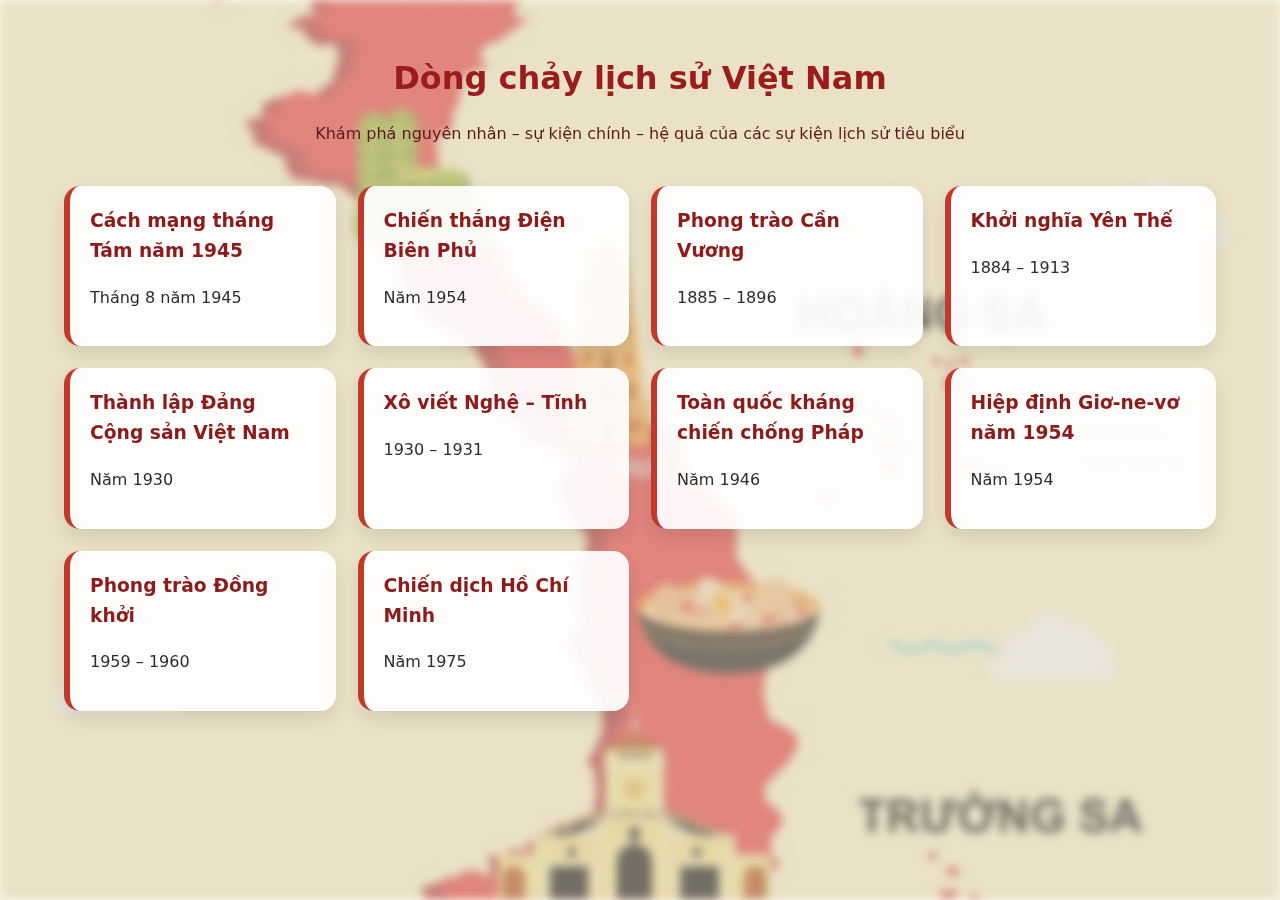
<file: index.html>
<!DOCTYPE html>
<html lang="vi">
<head>
  <meta charset="UTF-8">
  <title>Lịch sử Việt Nam</title>
  <link rel="stylesheet" href="style.css">
</head>
<body class="index-page">

<div class="background-overlay"></div>

<div class="container">
  <h1>Dòng chảy lịch sử Việt Nam</h1>
  <p class="subtitle">
    Khám phá nguyên nhân – sự kiện chính – hệ quả của các sự kiện lịch sử tiêu biểu
  </p>

  <div class="event-list" id="eventList"></div>
</div>

<script src="data.js"></script>
<script>
  const list = document.getElementById("eventList");

  historicalEvents.forEach(event => {
    const card = document.createElement("div");
    card.className = "event-card";
    card.innerHTML = `
      <h3>${event.title}</h3>
      <p>${event.period}</p>
    `;
    card.onclick = () => {
      window.location.href = "detail.html?id=" + event.id;
    };
    list.appendChild(card);
  });
</script>

</body>
</html>
</file>
<file: style.css>
/* ===============================
   THIẾT LẬP CHUNG
================================ */
* {
  box-sizing: border-box;
}

body {
  margin: 0;
  font-family: "Segoe UI", system-ui, sans-serif;
  line-height: 1.6;
  color: #2c2c2c;
}

/* nội dung luôn nổi trên nền */
.container {
  position: relative;
  z-index: 2;
  max-width: 1200px;
  margin: auto;
  padding: 32px 24px;
}

/* ===============================
   ẢNH NỀN TRANG CHỌN SỰ KIỆN
================================ */
.index-page {
  position: relative;
  min-height: 100vh;
}

.index-page::before {
  content: "";
  position: fixed;
  inset: 0;
  background: url("assets/bg-index.png") center / cover no-repeat;
  filter: blur(5px) brightness(0.85);
  z-index: -2;
}

.index-page::after {
  content: "";
  position: fixed;
  inset: 0;
  background: rgba(255, 245, 220, 0.45);
  z-index: -1;
}

/* ===============================
   ẢNH NỀN TRANG CHI TIẾT
================================ */
.detail-page {
  position: relative;
  min-height: 100vh;
}

.detail-page::before {
  content: "";
  position: fixed;
  inset: 0;
  background: url("assets/bg-detail.png") center / cover no-repeat;
  filter: blur(6px) brightness(0.8);
  z-index: -2;
}

.detail-page::after {
  content: "";
  position: fixed;
  inset: 0;
  background: rgba(255, 255, 255, 0.4);
  z-index: -1;
}

/* ===============================
   TIÊU ĐỀ – TEXT
================================ */
h1 {
  text-align: center;
  color: #9b1c1c;
  margin-bottom: 10px;
}

.subtitle {
  text-align: center;
  font-size: 16px;
  color: #5a1a1a;
  margin-bottom: 40px;
}

.period {
  text-align: center;
  font-style: italic;
  color: #7a3b00;
  margin-bottom: 30px;
}

/* ===============================
   TRANG CHỌN SỰ KIỆN
================================ */
.event-list {
  display: grid;
  grid-template-columns: repeat(auto-fit, minmax(260px, 1fr));
  gap: 22px;
}

.event-card {
  background: rgba(255, 255, 255, 0.92);
  border-radius: 16px;
  padding: 20px;
  cursor: pointer;
  transition: transform 0.25s, box-shadow 0.25s;
  box-shadow: 0 8px 18px rgba(0,0,0,0.1);
  border-left: 6px solid #c0392b;
}

.event-card h3 {
  margin-top: 0;
  color: #8e1b1b;
}

.event-card:hover {
  transform: translateY(-6px) scale(1.03);
  box-shadow: 0 14px 28px rgba(0,0,0,0.18);
}

/* ===============================
   SƠ ĐỒ NHÁNH (DETAIL)
================================ */
.tree {
  display: grid;
  grid-template-columns: 1fr 1fr 1fr;
</file>
